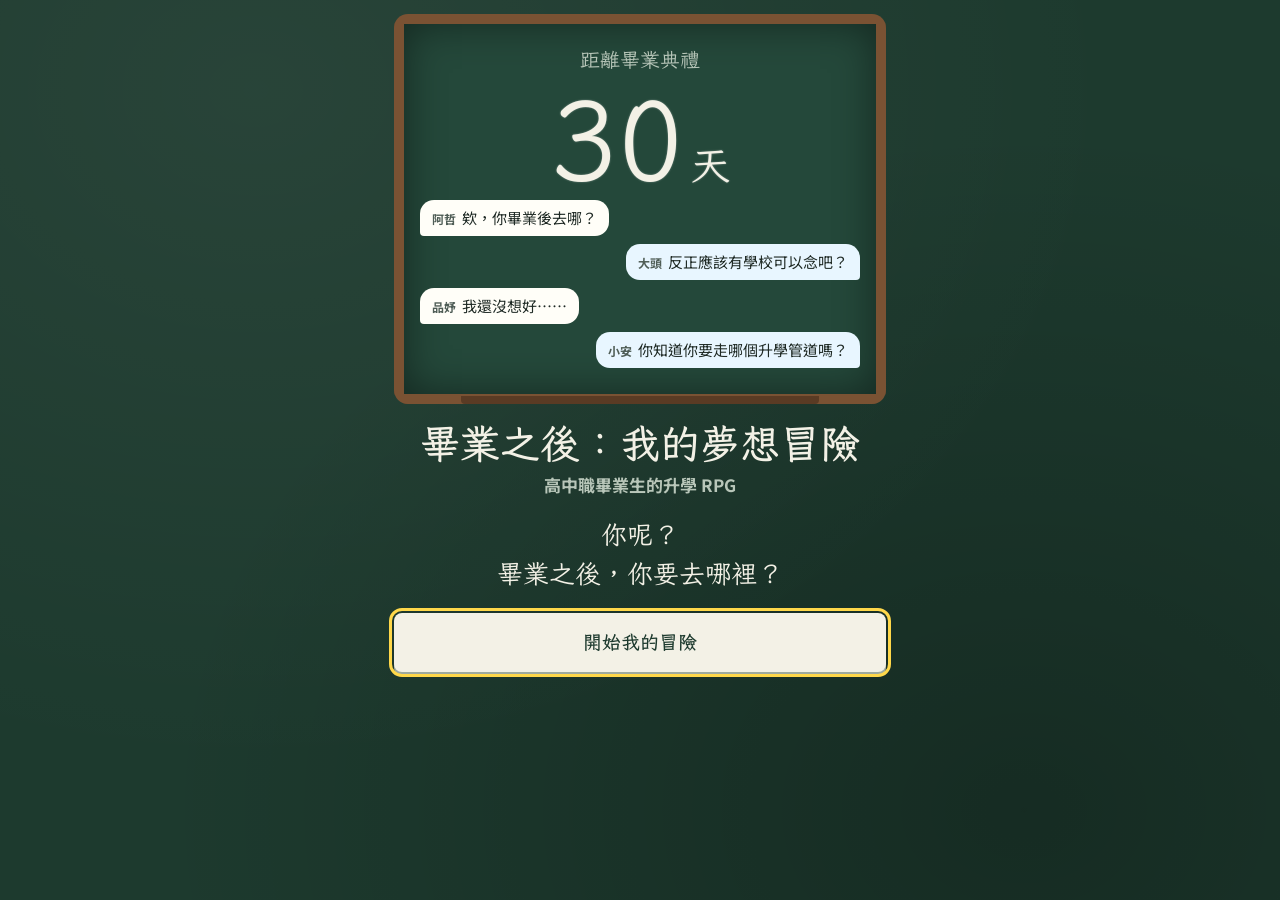
<file: index.html>
<!doctype html>
<html lang="zh-Hant-TW">
<head>
<meta charset="utf-8">
<meta name="viewport" content="width=device-width, initial-scale=1, viewport-fit=cover">
<title>畢業之後：我的夢想冒險｜高中職畢業生的升學 RPG</title>
<meta name="description" content="距離畢業典禮還有 30 天。和同學、學長姐一起探索畢業後的升學道路，最後帶走一張屬於你的升學攻略。">
<meta name="theme-color" content="#1D3A2E">
<meta property="og:title" content="畢業之後：我的夢想冒險">
<meta property="og:description" content="高中職畢業生的升學 RPG。未來不是選出來的答案，而是走出來的路。">
<link rel="icon" href="data:image/svg+xml,<svg xmlns='http://www.w3.org/2000/svg' viewBox='0 0 100 100'><text y='.9em' font-size='90'>🎓</text></svg>">
<link rel="preconnect" href="https://fonts.googleapis.com">
<link rel="preconnect" href="https://fonts.gstatic.com" crossorigin>
<link href="https://fonts.googleapis.com/css2?family=LXGW+WenKai+TC:wght@400;700&family=Noto+Sans+TC:wght@400;700&display=swap" rel="stylesheet">
<link rel="stylesheet" href="css/style.css">
</head>
<body>
<div id="app">
  <header id="hud" hidden>
    <div class="daychip"><small>DAY</small><b id="dayNum">30</b></div>
    <div class="stats" id="stats" aria-label="角色能力值"></div>
    <div class="hudbtns">
      <button class="hudbtn" id="btnFrag" aria-label="情報碎片">🧩<span class="n" id="fragN">0</span></button>
      <button class="hudbtn" id="btnDex" aria-label="升學路線圖鑑" disabled>🗺️</button>
      <button class="hudbtn" id="btnCity" aria-label="未來城市" disabled>🏙️</button>
    </div>
  </header>
  <main id="stage" aria-live="polite"></main>
</div>
<div id="overlay" hidden></div>
<div id="toasts" aria-live="polite"></div>
<noscript><p style="padding:20px">這個遊戲需要開啟 JavaScript 才能玩。</p></noscript>

<!-- 資料層：每年只需要改 data/ 裡的檔案 -->
<script src="data/admissions.js"></script>
<script src="data/departments.js"></script>
<script src="data/qrcodes.js"></script>
<script src="js/story.js"></script>
<script src="js/game.js"></script>
</body>
</html>
</file>
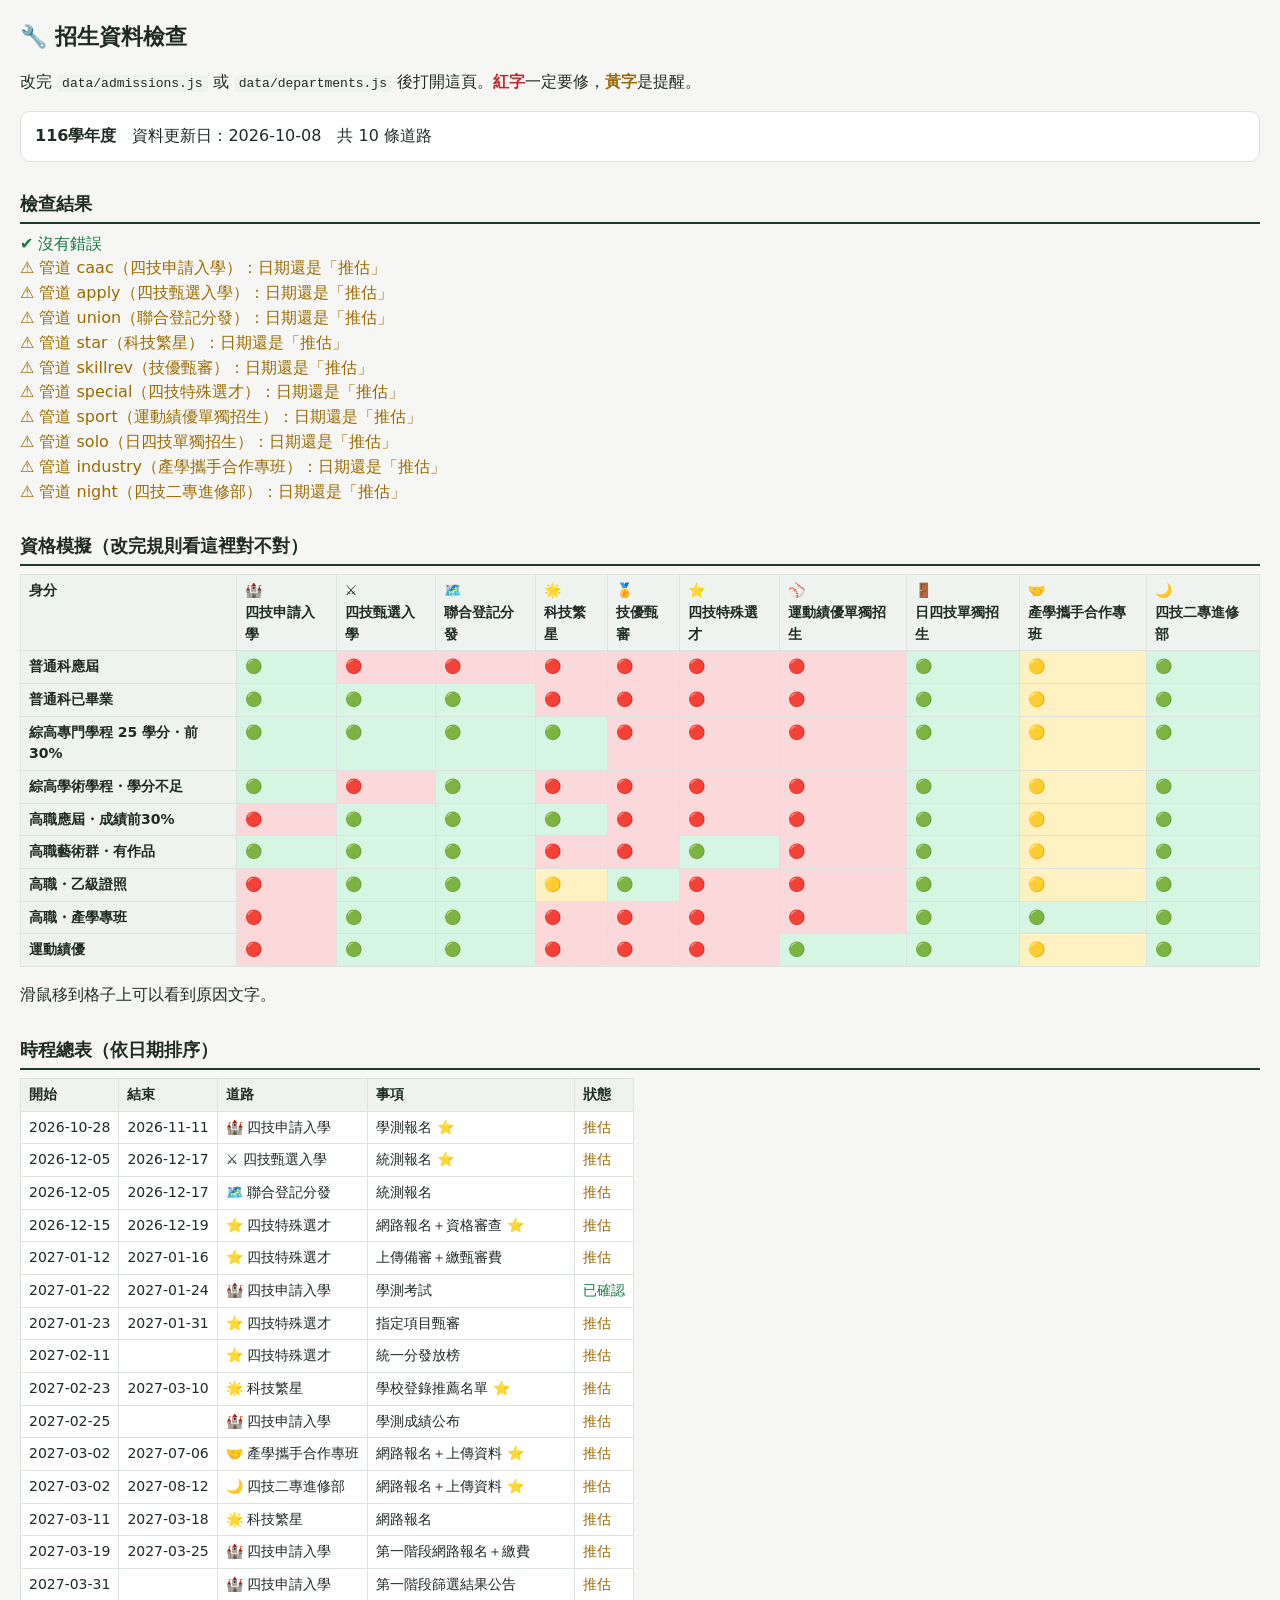
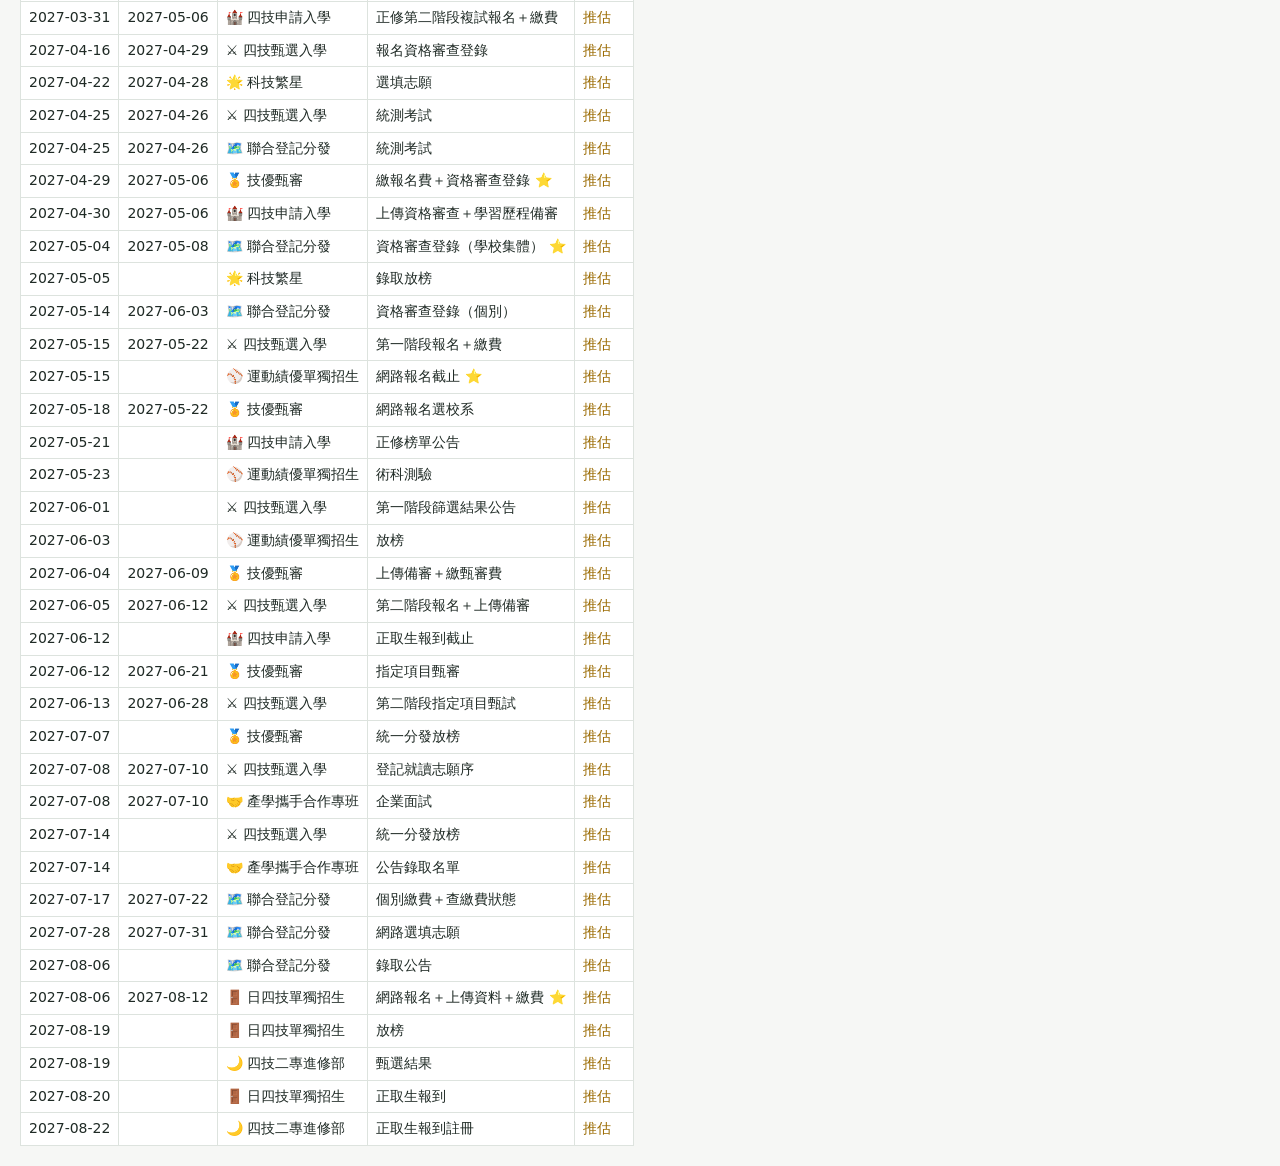
<file: data-check.html>
<!doctype html>
<html lang="zh-Hant-TW">
<head>
<meta charset="utf-8">
<meta name="viewport" content="width=device-width, initial-scale=1">
<title>招生資料檢查｜畢業之後：我的夢想冒險</title>
<meta name="robots" content="noindex">
<style>
body{font-family:"Noto Sans TC",system-ui,sans-serif;margin:0;padding:20px;background:#F6F7F5;color:#1F2A25;line-height:1.55}
h1{font-size:22px;margin:0 0 4px}h2{font-size:18px;margin:28px 0 8px;border-bottom:2px solid #1D3A2E;padding-bottom:4px}
.ok{color:#137A3E}.warn{color:#9A6A00}.err{color:#C0262D;font-weight:700}
.box{background:#fff;border:1px solid #DDE3DE;border-radius:10px;padding:12px 14px;margin:8px 0}
table{border-collapse:collapse;font-size:14px;background:#fff}td,th{border:1px solid #DDE3DE;padding:5px 8px;text-align:left;vertical-align:top}
th{background:#EEF3EF}.wrap{overflow-x:auto}
.g{background:#D6F5E3}.y{background:#FFF1C2}.r{background:#FBD9DA}
code{background:#EEF3EF;padding:1px 5px;border-radius:4px}
</style>
</head>
<body>
<h1>🔧 招生資料檢查</h1>
<p>改完 <code>data/admissions.js</code> 或 <code>data/departments.js</code> 後打開這頁。<b class="err">紅字</b>一定要修，<b class="warn">黃字</b>是提醒。</p>
<div id="out"></div>
<script src="data/admissions.js"></script>
<script src="data/departments.js"></script>
<script src="data/qrcodes.js"></script>
<script src="js/story.js"></script>
<script>
(function(){
const out=document.getElementById("out"),errs=[],warns=[],h=[];
const esc=s=>String(s??"").replace(/[&<>]/g,c=>({"&":"&amp;","<":"&lt;",">":"&gt;"}[c]));
const D=window.ADMISSION_DATA,W=window.CSU_WORLDS;
if(!D){out.innerHTML='<p class="err">讀不到 data/admissions.js：檔案可能有語法錯誤（少了逗號、引號或括號）。請用瀏覽器開發者工具（F12 → Console）看第幾行出錯。</p>';return}
if(!W)errs.push("讀不到 data/departments.js（可能有語法錯誤）");
const FIELDS=new Set(["type","vgen","track","cred","art","cross","grad","rank","coop","skills","special","h1","h2"]);
const reDate=/^\d{4}-\d{2}-\d{2}$/,valid=s=>reDate.test(s)&&!isNaN(new Date(s+"T00:00:00"));
const checkCond=(c,where)=>{if(!c)return;for(const[k,v]of Object.entries(c)){if(k==="any"){v.forEach(x=>checkCond(x,where));continue}if(k==="not"){checkCond(v,where);continue}if(!FIELDS.has(k))errs.push(`${where}：條件用了不存在的欄位「${k}」`)}};
const ids=new Set(),willing=new Set((D.willing||[]).map(w=>w.id));
for(const k of["cycle","updated","note"])if(!D.meta||!D.meta[k])errs.push(`meta 缺少 ${k}`);
(D.questions||[]).forEach(q=>checkCond(q.when,`問題 ${q.id}`));
D.paths.forEach((P,i)=>{const w=`管道 ${P.id||"#"+i}（${P.name||"?"}）`;
  for(const k of["id","road","name","icon","color","url","exam","who","conditions","prep","pitfalls","csu","events","otherwise"])if(P[k]==null)errs.push(`${w} 缺少欄位 ${k}`);
  if(ids.has(P.id))errs.push(`${w}：id 重複`);ids.add(P.id);
  if(!["estimated","confirmed"].includes(P.status))errs.push(`${w}：status 只能是 estimated 或 confirmed`);
  else if(P.status!=="confirmed")warns.push(`${w}：日期還是「推估」`);
  (P.rules||[]).forEach((r,j)=>{if(!["g","y","r"].includes(r.st))errs.push(`${w} 第 ${j+1} 條規則：st 只能是 g / y / r`);checkCond(r.when,`${w} 第 ${j+1} 條規則`)});
  if(P.otherwise&&!["g","y","r"].includes(P.otherwise.st))errs.push(`${w}：otherwise.st 只能是 g / y / r`);
  (P.tags||[]).forEach(t=>{if(!willing.has(t))errs.push(`${w}：tags 裡的「${t}」不在 willing 清單`)});
  let prev=null,keys=0;
  (P.events||[]).forEach((e,j)=>{const ew=`${w} 第 ${j+1} 個日期「${e.what}」`;
    if(!valid(e.from))errs.push(`${ew}：from 日期格式錯誤（要 YYYY-MM-DD）`);
    if(e.to&&!valid(e.to))errs.push(`${ew}：to 日期格式錯誤`);
    if(e.to&&e.to<e.from)errs.push(`${ew}：結束日比開始日早`);
    if(prev&&e.from<prev)warns.push(`${ew}：順序比上一個日期早，建議照時間排`);
    prev=e.from;if(e.key)keys++;});
  if(keys===0)warns.push(`${w}：沒有標 key:true 的重要日期（會改用第一個日期）`);
  if(keys>1)warns.push(`${w}：有 ${keys} 個 key:true，只會用第一個`);
  const last=(P.events||[]).map(e=>e.to||e.from).sort().pop();
  if(last&&new Date(last+"T00:00:00")<new Date())warns.push(`${w}：所有日期都已經過了，該更新到下一年度`);
});
const QRS=window.QR_CODES||{};
[...D.paths.map(P=>P.url),D.contact.line,window.CSU_DEPT_LINK].forEach(u=>{if(u&&!QRS[u])warns.push(`網址 ${u} 還沒有 QR Code：請執行 python tools/make_qr.py`)});
(W||[]).forEach(wd=>wd.depts.forEach(d=>{if(d.check)warns.push(`未來城市「${wd.name}」的「${d.name}」標記為待確認（check:true）`)}));
h.push(`<div class="box"><b>${esc(D.meta.cycle)}</b>　資料更新日：${esc(D.meta.updated)}　共 ${D.paths.length} 條道路</div>`);
h.push(`<h2>檢查結果</h2>`+(errs.length?errs.map(e=>`<div class="err">✖ ${esc(e)}</div>`).join(""):`<div class="ok">✔ 沒有錯誤</div>`)+warns.map(e=>`<div class="warn">⚠ ${esc(e)}</div>`).join(""));

/* 資格模擬：用幾種典型身分跑一次規則 */
function match(c,p){if(!c)return true;return Object.entries(c).every(([k,want])=>{if(k==="any")return want.some(x=>match(x,p));if(k==="not")return!match(want,p);const have=p[k];if(Array.isArray(want))return want.includes(have);if(want&&typeof want==="object"){if("any"in want)return Array.isArray(have)&&have.some(x=>want.any.includes(x));if("not"in want)return Array.isArray(want.not)?!want.not.includes(have):have!==want.not}return have===want})}
const elig=(P,p)=>{for(const r of P.rules||[])if(match(r.when,p))return r;return P.otherwise};
const PROFILES=[
 ["普通科應屆",{type:"gen",grad:"now",cross:"no",coop:"no",skills:["none"],special:["none"]}],
 ["普通科已畢業",{type:"gen",grad:"past",cross:"no",coop:"no",skills:["none"],special:["none"]}],
 ["綜高專門學程 25 學分・前30%",{type:"comp",track:"pro",cred:"yes",grad:"now",rank:"yes",coop:"no",skills:["none"],special:["none"]}],
 ["綜高學術學程・學分不足",{type:"comp",track:"aca",cred:"no",grad:"now",coop:"no",skills:["none"],special:["none"]}],
 ["高職應屆・成績前30%",{type:"voc",art:"no",grad:"now",rank:"yes",coop:"no",skills:["none"],special:["none"]}],
 ["高職藝術群・有作品",{type:"voc",art:"yes",grad:"now",rank:"no",coop:"no",skills:["none"],special:["talent"]}],
 ["高職・乙級證照",{type:"voc",art:"no",grad:"now",rank:"maybe",coop:"no",skills:["cert2"],special:["none"]}],
 ["高職・產學專班",{type:"voc",art:"no",grad:"now",rank:"no",coop:"yes",skills:["c3"],special:["none"]}],
 ["運動績優",{type:"voc",art:"no",grad:"now",rank:"no",coop:"no",skills:["none"],special:["sport"]}]];
h.push(`<h2>資格模擬（改完規則看這裡對不對）</h2><div class="wrap"><table><tr><th>身分</th>${D.paths.map(P=>`<th>${P.icon}<br>${esc(P.name)}</th>`).join("")}</tr>`+
 PROFILES.map(([n,p])=>`<tr><th>${esc(n)}</th>${D.paths.map(P=>{const r=elig(P,p)||{st:"?"};return`<td class="${r.st}" title="${esc(r.why)}">${{g:"🟢",y:"🟡",r:"🔴"}[r.st]||"?"}</td>`}).join("")}</tr>`).join("")+`</table></div><p class="small">滑鼠移到格子上可以看到原因文字。</p>`);

/* 時程總表 */
const all=D.paths.flatMap(P=>P.events.map(e=>({P,e}))).sort((a,b)=>a.e.from.localeCompare(b.e.from));
h.push(`<h2>時程總表（依日期排序）</h2><div class="wrap"><table><tr><th>開始</th><th>結束</th><th>道路</th><th>事項</th><th>狀態</th></tr>`+
 all.map(({P,e})=>`<tr><td>${e.from}</td><td>${e.to||""}</td><td>${P.icon} ${esc(P.name)}</td><td>${esc(e.what)}${e.key?" ⭐":""}</td><td>${e.confirmed||P.status==="confirmed"?'<span class="ok">已確認</span>':'<span class="warn">推估</span>'}</td></tr>`).join("")+`</table></div>`);
out.innerHTML=h.join("");
})();
</script>
</body>
</html>
</file>
<file: css/style.css>
/* 《畢業之後：我的夢想冒險》
   黑板綠 × 粉筆白 × 便利貼黃 —— 一間快畢業的教室 */
:root{
  --board:#1D3A2E; --board-2:#24483A; --board-edge:#7A5233;
  --chalk:#F3F1E6; --chalk-dim:#B8C6B9; --chalk-faint:rgba(243,241,230,.14);
  --note:#FFD84A; --note-ink:#3A2E00; --pink:#FF7AA2; --sky:#7CC8FF; --mint:#6FE0B0;
  --paper:#FFFEF8; --ink:#1F2A25; --ink-2:#4F5D56;
  --g:#3DDC84; --y:#FFC93C; --r:#FF6B6B;
  --hand:"LXGW WenKai TC","Klee One","Kaiti TC","STKaiti","DFKai-SB","BiauKai",serif;
  --sans:"Noto Sans TC","PingFang TC","Microsoft JhengHei","Heiti TC",system-ui,sans-serif;
  --r-sm:8px; --r-md:14px;
  color-scheme:dark;
}
*{box-sizing:border-box}
html,body{margin:0;height:100%}
body{
  background:var(--board);
  background-image:
    radial-gradient(ellipse at 20% 10%,rgba(255,255,255,.05),transparent 60%),
    radial-gradient(ellipse at 80% 90%,rgba(0,0,0,.25),transparent 60%);
  color:var(--chalk);font-family:var(--sans);font-size:17px;line-height:1.6;
  -webkit-tap-highlight-color:transparent;
}
button{font:inherit;color:inherit;cursor:pointer}
a{color:var(--sky)}
:focus-visible{outline:3px solid var(--note);outline-offset:2px;border-radius:6px}
.sr{position:absolute;width:1px;height:1px;overflow:hidden;clip:rect(0 0 0 0)}

#app{max-width:520px;margin:0 auto;min-height:100%;display:flex;flex-direction:column;
  padding:env(safe-area-inset-top) 0 env(safe-area-inset-bottom)}

/* ---------- HUD ---------- */
#hud{position:sticky;top:0;z-index:20;display:flex;align-items:center;gap:10px;
  padding:8px 12px;background:rgba(20,40,32,.92);backdrop-filter:blur(6px);
  border-bottom:2px solid var(--board-edge)}
#hud[hidden]{display:none}
.daychip{font-family:var(--hand);line-height:1;text-align:center;min-width:58px}
.daychip small{display:block;font-size:11px;color:var(--chalk-dim)}
.daychip b{font-size:28px;font-weight:700}
.stats{flex:1;display:grid;grid-template-columns:repeat(5,1fr);gap:4px}
.stat{font-size:12px;text-align:center;line-height:1.1}
.stat .bar{height:5px;border-radius:3px;background:var(--chalk-faint);margin-top:3px;overflow:hidden}
.stat .bar i{display:block;height:100%;background:var(--note);transition:width .6s}
.stat.bump .bar i{background:var(--mint)}
.hudbtns{display:flex;gap:6px}
.hudbtn{position:relative;border:1.5px solid var(--chalk-dim);background:transparent;border-radius:10px;
  padding:4px 8px;font-size:18px;line-height:1.2}
.hudbtn[disabled]{opacity:.35;cursor:not-allowed}
.hudbtn .n{position:absolute;top:-7px;right:-7px;background:var(--pink);color:#fff;font-size:11px;
  min-width:18px;height:18px;border-radius:9px;display:grid;place-items:center;font-weight:700}

/* ---------- Stage ---------- */
#stage{flex:1;display:flex;flex-direction:column;padding:14px 14px 18px;gap:14px}
.scene{position:relative;border-radius:var(--r-md);overflow:hidden;min-height:150px}

/* 黑板：開場與每天的倒數 */
.board{background:var(--board-2);border:10px solid var(--board-edge);border-radius:6px;
  box-shadow:inset 0 0 40px rgba(0,0,0,.45),0 6px 0 #5A3B24;padding:20px 16px 26px;text-align:center;position:relative}
.board::after{content:"";position:absolute;left:12%;right:12%;bottom:-10px;height:8px;background:#5A3B24;border-radius:0 0 4px 4px}
.board .label{font-family:var(--hand);font-size:20px;color:var(--chalk-dim)}
.board .big{font-family:var(--hand);font-size:clamp(64px,22vw,112px);line-height:1;margin:6px 0;
  text-shadow:0 0 2px rgba(255,255,255,.4)}
.board .big .unit{font-size:.36em;margin-left:6px}
.board .sub{font-family:var(--hand);font-size:22px}
.chalk-in{animation:chalk 1.1s steps(14) both}
@keyframes chalk{from{clip-path:inset(0 100% 0 0)}to{clip-path:inset(0 0 0 0)}}
.erase{animation:erase .5s ease both}
@keyframes erase{to{opacity:0;filter:blur(6px)}}

/* 教室裡飄出來的對話 */
.chatter{display:flex;flex-direction:column;gap:8px;margin-top:4px}
.chatter .line{align-self:flex-start;max-width:85%;background:var(--paper);color:var(--ink);
  padding:6px 12px;border-radius:14px 14px 14px 4px;font-size:15px;opacity:0;transform:translateY(6px);transition:.4s}
.chatter .line:nth-child(even){align-self:flex-end;border-radius:14px 14px 4px 14px;background:#E8F6FF}
.chatter .line.on{opacity:1;transform:none}
.chatter .line b{font-size:12px;color:var(--ink-2);margin-right:6px}

.title{font-family:var(--hand);text-align:center;margin:0}
.title.h1{font-size:clamp(30px,8vw,40px);line-height:1.25}
.title .tag{display:block;font-size:17px;color:var(--chalk-dim);font-family:var(--sans);margin-top:6px}
.ask-big{font-family:var(--hand);text-align:center;font-size:26px;line-height:1.5;margin:6px 0}

/* ---------- 對話框 ---------- */
.dlg{background:var(--paper);color:var(--ink);border-radius:var(--r-md);padding:14px 16px 16px;
  position:relative;box-shadow:0 4px 0 rgba(0,0,0,.25);min-height:96px}
.dlg .who{display:flex;align-items:center;gap:8px;margin:-2px 0 6px;font-weight:700;font-size:14px;color:var(--ink-2)}
.face{width:34px;height:34px;border-radius:50%;display:grid;place-items:center;font-size:20px;flex:none;
  border:2px solid rgba(0,0,0,.12)}
.dlg .txt{font-size:18px;line-height:1.65;min-height:1.6em}
.dlg .next{position:absolute;right:12px;bottom:6px;font-size:14px;color:var(--ink-2);animation:nudge 1.2s infinite}
@keyframes nudge{50%{transform:translateY(3px)}}
.dlg.tap{cursor:pointer}
.dlg.me{background:#E8F6FF}
.dlg.sys{background:var(--note);color:var(--note-ink)}

/* ---------- 選項（便利貼） ---------- */
.choices{display:grid;gap:10px}
.choices.two{grid-template-columns:1fr 1fr}
.opt{display:flex;align-items:center;gap:12px;text-align:left;border:none;border-radius:var(--r-sm);
  background:var(--note);color:var(--note-ink);padding:12px 14px;font-size:17px;font-weight:700;
  box-shadow:0 3px 0 rgba(0,0,0,.28);transition:transform .12s}
.opt:nth-child(3n+2){background:#FFE98C}
.opt:nth-child(3n+3){background:#FFCF5C}
.opt:active{transform:translateY(2px);box-shadow:0 1px 0 rgba(0,0,0,.28)}
.opt .ic{font-size:26px;line-height:1;flex:none}
.opt .hint{display:block;font-weight:400;font-size:13px;opacity:.75}
.opt.sel{background:var(--mint);color:#08311F;outline:3px solid #fff}
.opt.blue{background:#8FD0FF;color:#062B45}.opt.green{background:#8FE8B8;color:#073220}.opt.yellow{background:var(--note)}
.opt.quiet{background:transparent;color:var(--chalk);border:1.5px dashed var(--chalk-dim);box-shadow:none;font-weight:400}
.cta{display:block;width:100%;border:none;border-radius:var(--r-sm);padding:14px;font-size:19px;font-weight:700;
  background:var(--chalk);color:var(--board);box-shadow:0 4px 0 #9EAA9F;font-family:var(--hand)}
.cta.ghost{background:transparent;color:var(--chalk);border:2px solid var(--chalk-dim);box-shadow:none}
.cta+.cta{margin-top:10px}
.input{width:100%;font:inherit;font-size:18px;padding:12px 14px;border-radius:var(--r-sm);border:2px solid var(--chalk-dim);
  background:rgba(0,0,0,.2);color:var(--chalk)}

/* ---------- 手機班群 ---------- */
.phone{background:#0E1B16;border:3px solid #33463D;border-radius:26px;padding:10px 10px 14px;max-width:380px;margin:0 auto;width:100%}
.phone .bar{display:flex;justify-content:space-between;align-items:center;padding:2px 10px 8px;font-size:13px;color:var(--chalk-dim)}
.phone .room{font-weight:700;color:var(--chalk)}
.msgs{display:flex;flex-direction:column;gap:8px;min-height:240px;max-height:52vh;overflow-y:auto;background:#CFE3D8;border-radius:16px;padding:12px 10px}
.msg{display:flex;gap:8px;align-items:flex-end;opacity:0;transform:translateY(8px);transition:.35s}
.msg.on{opacity:1;transform:none}
.msg .face{width:30px;height:30px;font-size:17px}
.msg .b{background:#fff;color:var(--ink);border-radius:14px 14px 14px 4px;padding:6px 11px;font-size:15px;max-width:78%}
.msg .n{font-size:11px;color:#4C6156;margin-bottom:2px}
.msg.mine{flex-direction:row-reverse}
.msg.mine .b{background:#9BE38E;border-radius:14px 14px 4px 14px}

/* ---------- 卡片：情報、道路、科系 ---------- */
.card{background:var(--paper);color:var(--ink);border-radius:var(--r-md);padding:14px 16px;position:relative}
.card h3{margin:0 0 6px;font-size:19px}
.card .meta{font-size:13px;color:var(--ink-2)}
.frag{text-align:center;padding:22px 18px;background:var(--paper);border-radius:var(--r-md);color:var(--ink);
  box-shadow:0 0 0 4px var(--note),0 10px 30px rgba(0,0,0,.4)}
.frag .icon{font-size:46px}
.frag .num{font-size:13px;color:var(--ink-2);font-weight:700}
.frag p{font-family:var(--hand);font-size:22px;margin:8px 0 0;line-height:1.5}
.pieces{display:flex;justify-content:center;gap:6px;margin-top:12px}
.pieces i{width:18px;height:18px;border-radius:4px;background:#E4E1D3}
.pieces i.on{background:var(--note)}

.roads{display:grid;gap:8px}
.road{display:flex;align-items:center;gap:10px;background:var(--paper);color:var(--ink);border-radius:var(--r-sm);
  padding:10px 12px;border:none;text-align:left;width:100%;border-left:7px solid var(--c,#999)}
.road .ic{font-size:26px;flex:none}
.road .t{flex:1;min-width:0}
.road .t b{display:block;font-size:16px}
.road .t span{font-size:13px;color:var(--ink-2)}
.light{width:16px;height:16px;border-radius:50%;flex:none;box-shadow:0 0 0 3px rgba(0,0,0,.08)}
.light.g{background:var(--g)}.light.y{background:var(--y)}.light.r{background:var(--r)}.light.u{background:#C9C6B8}
.road.locked{background:rgba(255,255,255,.08);color:var(--chalk-dim);border-left-color:transparent}
.road.locked .t span{color:var(--chalk-dim)}
.road.pop{animation:pop .45s both}
@keyframes pop{from{opacity:0;transform:translateX(-12px)}}

.worlds{display:grid;grid-template-columns:repeat(2,1fr);gap:10px}
.world{border:none;border-radius:var(--r-md);background:var(--paper);color:var(--ink);padding:14px 10px;text-align:center}
.world .ic{font-size:34px;display:block}
.world b{display:block;font-size:16px}
.world span{font-size:12px;color:var(--ink-2)}
.world.on{outline:4px solid var(--note)}
.dept{background:var(--paper);color:var(--ink);border-radius:var(--r-sm);padding:12px 14px}
.dept b{font-size:16px}
.dept p{margin:4px 0;font-size:15px}
.dept .jobs{display:flex;flex-wrap:wrap;gap:6px}
.chip{font-size:12px;padding:2px 9px;border-radius:999px;background:#EEF4EF;color:var(--ink-2)}
.chip.warn{background:#FFF1C9;color:#6A4D00}

/* 倒數計時 */
.countdown{display:grid;gap:8px}
.cd{display:flex;align-items:center;gap:10px;background:rgba(0,0,0,.25);border:1.5px solid var(--chalk-faint);border-radius:var(--r-sm);padding:10px 12px}
.cd .d{font-family:var(--hand);font-size:30px;min-width:66px;text-align:right;color:var(--note);line-height:1}
.cd .d small{font-size:13px;color:var(--chalk-dim)}
.cd .w{flex:1;font-size:15px}
.cd .w span{display:block;font-size:12px;color:var(--chalk-dim)}
.cd.hot .d{color:var(--pink)}

/* 時間排序小遊戲 */
.tl{display:grid;gap:8px}
.tlbtn{display:flex;gap:10px;align-items:center;border:none;border-radius:var(--r-sm);background:var(--paper);color:var(--ink);
  padding:12px;text-align:left;font-size:16px;font-weight:700}
.tlbtn .o{width:28px;height:28px;border-radius:50%;border:2px dashed #B8B4A4;display:grid;place-items:center;flex:none;font-size:14px}
.tlbtn.done{background:#DDF7E9}
.tlbtn.done .o{background:var(--g);border:none;color:#fff}
.tlbtn.nope{animation:shake .35s}
@keyframes shake{25%{transform:translateX(-6px)}75%{transform:translateX(6px)}}
.tlbtn small{display:block;font-weight:400;font-size:12px;color:var(--ink-2)}

/* ---------- Overlay ---------- */
#overlay{position:fixed;inset:0;z-index:40;background:rgba(8,18,14,.78);display:flex;justify-content:center;
  align-items:flex-end;padding:0}
#overlay[hidden]{display:none}
.sheet{background:var(--board);width:100%;max-width:520px;max-height:92vh;overflow:auto;border-radius:18px 18px 0 0;
  padding:16px 16px calc(24px + env(safe-area-inset-bottom));border-top:3px solid var(--board-edge);animation:up .28s both}
@keyframes up{from{transform:translateY(40px);opacity:0}}
.sheet header{display:flex;align-items:center;justify-content:space-between;gap:10px;margin-bottom:10px}
.sheet header h2{font-family:var(--hand);margin:0;font-size:24px}
.x{border:none;background:var(--chalk-faint);border-radius:50%;width:38px;height:38px;font-size:20px}
.note-est{font-size:13px;color:var(--note);background:rgba(255,216,74,.1);border:1px dashed rgba(255,216,74,.5);
  border-radius:var(--r-sm);padding:6px 10px;margin-bottom:10px}
.detail section{margin-top:12px}
.detail h4{margin:0 0 4px;font-size:14px;color:var(--chalk-dim);font-weight:700}
.detail ul{margin:0;padding-left:20px}
.detail li{margin:2px 0}
.ev{display:flex;gap:10px;font-size:15px;padding:4px 0;border-bottom:1px dashed var(--chalk-faint)}
.ev .dt{min-width:96px;font-variant-numeric:tabular-nums;color:var(--chalk-dim)}
.ev.next{color:var(--note);font-weight:700}
.ev.past{opacity:.45}
.badge{font-size:11px;padding:1px 7px;border-radius:999px;border:1px solid currentColor;margin-left:6px;white-space:nowrap}
.status{display:flex;gap:8px;align-items:center;background:rgba(0,0,0,.22);border-radius:var(--r-sm);padding:8px 10px;margin-top:8px;font-size:15px}

/* ---------- Toasts ---------- */
#toasts{position:fixed;right:max(10px,calc(50% - 250px));top:64px;z-index:50;display:flex;flex-direction:column;gap:4px;
  align-items:flex-end;pointer-events:none}
.toast{background:var(--note);color:var(--note-ink);font-weight:700;padding:2px 10px;border-radius:999px;font-size:13px;box-shadow:0 2px 6px rgba(0,0,0,.3);
  animation:toast 1.8s both}
@keyframes toast{0%{opacity:0;transform:translateY(-8px)}15%,80%{opacity:1;transform:none}100%{opacity:0}}

/* ---------- 結局與攻略卡 ---------- */
.ceremony{background:linear-gradient(#2A4E7A 0%,#E59B6C 70%,#F6C989 100%);border-radius:var(--r-md);padding:26px 16px 0;
  text-align:center;overflow:hidden;min-height:220px;position:relative}
.ceremony .gate{font-size:56px;line-height:1}
.ceremony .crowd{font-size:30px;letter-spacing:4px;margin-top:8px;padding-bottom:4px}
.ceremony .confetti{position:absolute;inset:0;pointer-events:none}
.fin{font-family:var(--hand);font-size:22px;text-align:center;margin:0;opacity:0;transition:opacity .8s}
.fin.on{opacity:1}
.fin.strong{font-size:26px;color:var(--note)}
.motto{font-family:var(--hand);font-size:clamp(24px,6.5vw,30px);text-align:center;line-height:1.5;margin:6px 0}
.ending{text-align:center;background:var(--paper);color:var(--ink);border-radius:var(--r-md);padding:18px}
.ending .k{font-size:13px;font-weight:700;color:var(--ink-2)}
.ending h2{font-family:var(--hand);font-size:28px;margin:4px 0}

.guide{background:var(--paper);color:var(--ink);border-radius:var(--r-md);padding:18px 16px;
  box-shadow:0 0 0 6px var(--note)}
.guide h2{font-family:var(--hand);text-align:center;margin:0 0 4px;font-size:26px}
.guide .row{display:grid;grid-template-columns:84px 1fr;gap:8px;padding:8px 0;border-bottom:1px dashed #DAD6C5;font-size:15px}
.guide .row>b{color:var(--ink-2);font-size:14px}
.guide .sbars{display:grid;gap:6px}
.guide .sb{display:grid;grid-template-columns:118px 1fr 30px;gap:8px;align-items:center;font-size:14px}
.guide .sb .bar{height:9px;border-radius:5px;background:#ECE9DB;overflow:hidden}
.guide .sb .bar i{display:block;height:100%;background:var(--board-2)}
.guide .close{font-family:var(--hand);font-size:20px;text-align:center;margin:14px 0 4px;line-height:1.5}
.guide .foot{font-size:12px;color:var(--ink-2);text-align:center;margin-top:8px}

.muted{color:var(--chalk-dim)}
.small{font-size:14px}
.center{text-align:center}
.row-btns{display:flex;gap:10px}
.row-btns>*{flex:1}

@media (prefers-reduced-motion:reduce){
  *,*::before,*::after{animation-duration:.01ms!important;transition-duration:.01ms!important}
}

/* QR Code */
.qrrow{display:flex;justify-content:center;gap:10px;flex-wrap:wrap;margin-top:12px}
.qr{margin:0;width:94px;text-align:center}
.qrimg{background:#fff;border-radius:8px;padding:4px;line-height:0}
.qrimg svg{width:100%;height:auto;display:block}
.qr figcaption{font-size:11px;line-height:1.35;color:var(--ink-2);margin-top:4px}
.detail ~ .qrrow .qr figcaption,.sheet .qr figcaption{color:var(--chalk-dim)}
</file>
